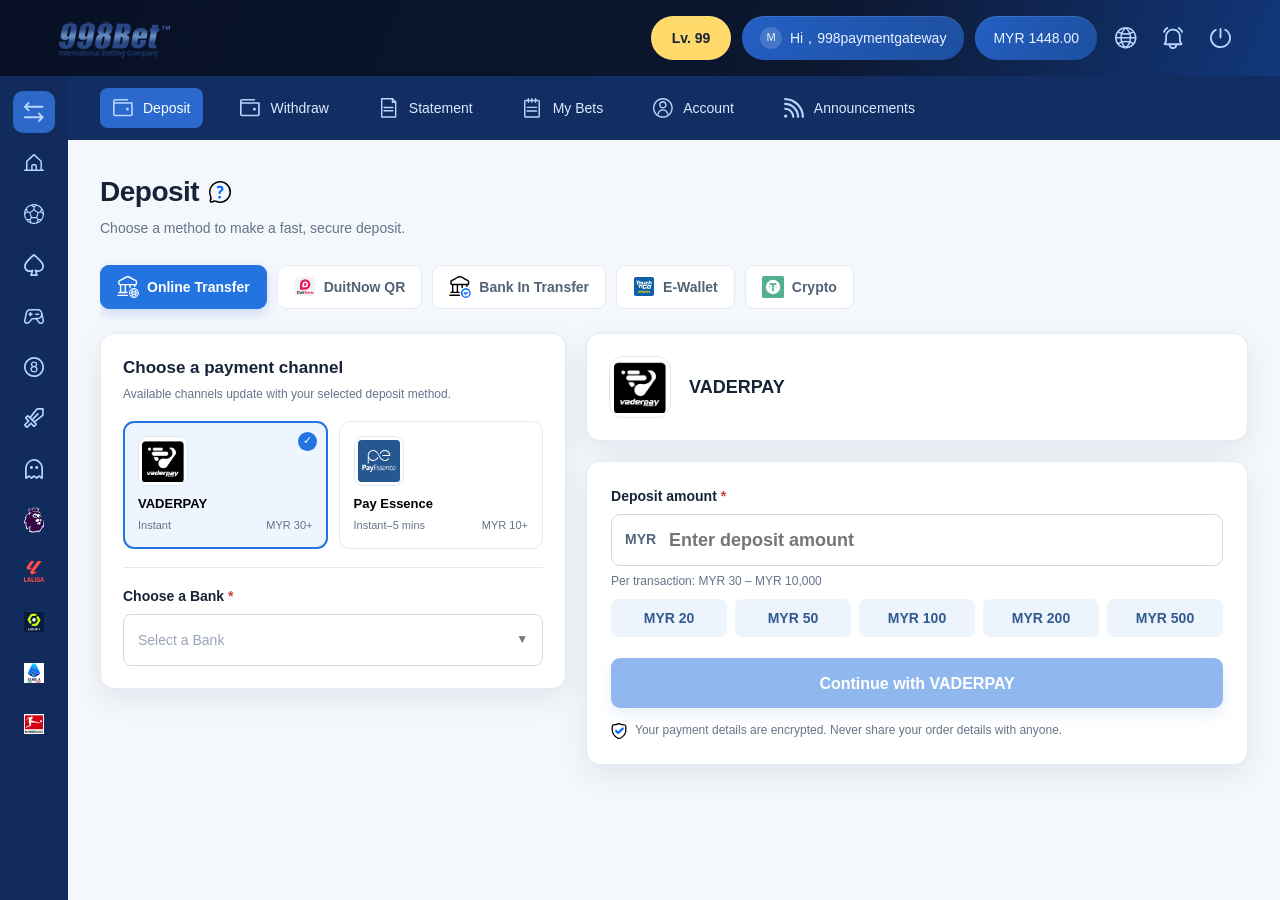
<file: index.html>
<head>
    <meta charset="UTF-8">
    <meta name="viewport" content="width=device-width, initial-scale=1.0">
    <title>998Bet · Deposit Centre</title>
    <link rel="stylesheet" href="css/styles.css">
    <link rel="stylesheet" href="css/asset-styles.css">
    <link rel="stylesheet" href="css/bank-styles.css">
</head>

<body>
    <div class="app-shell">
        <header class="topbar">
            <a class="brand" href="#" aria-label="998Bet home"><img src="assets/menu-icon/logo-998bet.png" /></a>
            <div class="topbar-actions">
                <button class="level-chip">Lv. 99</button>
                <button class="account-chip"><span class="avatar">M</span><span>Hi，998paymentgateway</span></button>
                <button class="balance-chip">MYR 1448.00</button>
                <button class="icon-button" aria-label="Change language"><img src="assets/menu-icon/language.svg" /></button>
                <button class="icon-button" aria-label="Notifications"><img src="assets/menu-icon/notification.svg" /></button>
                <button class="icon-button" aria-label="Notifications"><img src="assets/menu-icon/logout.svg" /></button>
            </div>
        </header>

        <main class="workspace">
            <aside class="side-nav" aria-label="Main navigation">
                <button class="nav-icon active" title="Wallet"><img src="assets/menu-icon/menu.svg" /></button>
                <button class="nav-icon" title="Home"><img src="assets/menu-icon/home.svg" /></button>
                <button class="nav-icon" title="Sports"><img src="assets/menu-icon/sports.svg" /></button>
                <button class="nav-icon" title="Live Casino"><img src="assets/menu-icon/live casino.svg" /></button>
                <button class="nav-icon" title="Games"><img src="assets/menu-icon/slots.svg" /></button>
                <button class="nav-icon" title="Lottery"><img src="assets/menu-icon/lottery.svg" /></button>
                <button class="nav-icon" title="Battle"><img src="assets/menu-icon/battle.svg" /></button>
                <button class="nav-icon" title="P2P"><img src="assets/menu-icon/p2p.svg" /></button>
                <button class="nav-icon" title="ESPN"><img src="assets/menu-icon/ESPN.svg" /></button>
                <button class="nav-icon" title="LALIGA"><img src="assets/menu-icon/laliga.svg" /></button>
                <button class="nav-icon" title="LIGUE 1"><img src="assets/menu-icon/ligue 1.svg" /></button>
                <button class="nav-icon" title="SERIES A"><img src="assets/menu-icon/serieA.svg" /></button>
                <button class="nav-icon" title="BUNDESLIGA"><img src="assets/menu-icon/bundesliga.svg" /></button>
            </aside>
            <section class="main-panel">
                <nav class="quick-nav">
                    <a class="active" href="#"><img src="assets/menu-icon/icon-deposit.svg" />Deposit</a>
                    <a href="#"><img src="assets/menu-icon/icon-withdrawal.svg" />Withdraw</a>
                    <a href="#"><img src="assets/menu-icon/icon-statement.svg" />Statement</a>
                    <a href="#"><img src="assets/menu-icon/icon-mybets.svg" />My Bets</a>
                    <a href="#"><img src="assets/menu-icon/icon-account.svg" />Account</a>
                    <a href="#"><img src="assets/menu-icon/icon-announcement.svg" />Announcements</a>
                </nav>
                <div class="content-container">
                    <section class="page-heading">
                        <div><h1>Deposit</h1><p>Choose a method to make a fast, secure deposit.</p></div>
                    </section>

                    <section class="category-tabs" id="categoryTabs" aria-label="Deposit methods"><button class="category-tab " onclick="setMethod('online')">Online Transfer</button><button class="category-tab " onclick="setMethod('qr')">DuitNow QR</button><button class="category-tab active" onclick="setMethod('bank')">Bank In Transfer</button><button class="category-tab " onclick="setMethod('wallet')">E-Wallet</button><button class="category-tab " onclick="setMethod('crypto')">Crypto</button></section>

                    <section class="deposit-layout">
                        <div class="channel-area card">
                            <div class="section-title"><div><h2 id="channelTitle">Choose a receiving bank</h2><p id="channelSubtitle">Select the bank account you will transfer funds to.</p></div><button class="filter-button hidden" id="filterBtn">⌄ Filter</button></div>
                            <div class="filter-row hidden" id="filterRow"><button class="filter active" data-filter="all">All</button><button class="filter" data-filter="low">Low minimum</button><button class="filter" data-filter="high">High limit</button></div>
                            <div class="channel-grid" id="channelGrid"><div class="bank-selector"><label class="form-label bank-label">Bank options <span class="required">*</span></label><div class="bank-option-tabs"><button class="bank-tile selected" onclick="chooseBank('Maybank')"><img src="assets/maybank.svg" alt="Maybank"><span>Maybank</span></button><button class="bank-tile " onclick="chooseBank('Alliance')"><img src="assets/alliance.svg" alt="Alliance"><span>Alliance</span></button></div><p class="bank-helper">Select the bank you will use for this transfer.</p><div class="bank-card"><h3>Receiving account for this order</h3><div class="account-line"><span>Receiving bank</span><b>Maybank</b></div><div class="fixed-account-field"><span>Bank account name</span><div><b>JH AUTO MOBILE</b><button class="copy-icon" title="Copy Bank account name" aria-label="Copy Bank account name" onclick="copyText('JH AUTO MOBILE')"><img src="assets/copy-icon.svg" alt=""></button></div></div><div class="fixed-account-field"><span>Bank account number</span><div><b>560102718204</b><button class="copy-icon" title="Copy Bank account number" aria-label="Copy Bank account number" onclick="copyText('560102718204')"><img src="assets/copy-icon.svg" alt=""></button></div></div></div></div></div>
                        </div>
                        <div class="form-area">
                            <section class="provider-summary card hidden" id="providerSummary"><div class="large-logo image-logo"><img src="assets/vaderpay.png" alt="VaderPay (C2) logo"></div><div><h2>VaderPay (C2)</h2><p>Crypto · After on-chain confirmation</p></div><div class="summary-list"><span class="summary-pill">Network<strong>TRC20-USDT</strong></span><span class="summary-pill">Per transaction<strong>MYR 5 – MYR 50,000</strong></span><span class="summary-pill">Fee<strong>Network fee</strong></span></div></section>
                            <section class="dynamic-form card" id="dynamicForm"><label class="form-label">Deposit amount <span class="required">*</span></label><div class="amount-wrap"><span class="currency">MYR</span><input id="amount" inputmode="decimal" placeholder="Enter deposit amount" value="" oninput="setAmount(this.value)"></div><div id="amountHelp" class="input-help">Per transaction: MYR 20 – MYR 30,000</div><div class="quick-amounts"><button onclick="quickAmount(20)">MYR 20</button><button onclick="quickAmount(50)">MYR 50</button><button onclick="quickAmount(100)">MYR 100</button><button onclick="quickAmount(200)">MYR 200</button><button onclick="quickAmount(500)">MYR 500</button></div><div class="form-row"><div><label class="form-label">Transfer Type <span class="required">*</span></label><select class="form-control"><option>Internet Banking</option><option>ATM</option><option>CDM</option><option>SMS Banking</option></select></div><div><label class="form-label">Sender account name</label><input class="form-control" placeholder="Enter sender account name"></div></div><label class="form-label">Transfer receipt (optional)</label><div class="upload-box">A receipt may help us process your request faster.<br>JPG, PNG, or PDF · maximum 10MB<br><label>Select file<input type="file" onchange="showToast('Transfer receipt selected')"></label></div><div class="notice" style="margin-top:18px"><b>!</b><span>Please pay only to the account shown on this order. Do not transfer to previous or other accounts.</span></div><button id="submitBtn" class="primary-button" onclick="submitDeposit()" disabled="">Submit transfer request</button><div class="security-copy">▣ <span>Your payment details are encrypted. Never share your order details with anyone.</span></div></section>
                        </div>
                    </section>
                </div>
            </section>
        </main>
    </div>
    <div class="toast" id="toast" role="status"></div>
    <div class="modal-backdrop hidden" id="modalBackdrop"><section class="modal" id="modal"></section></div>
    <script src="app.js"></script>


</body>
</file>
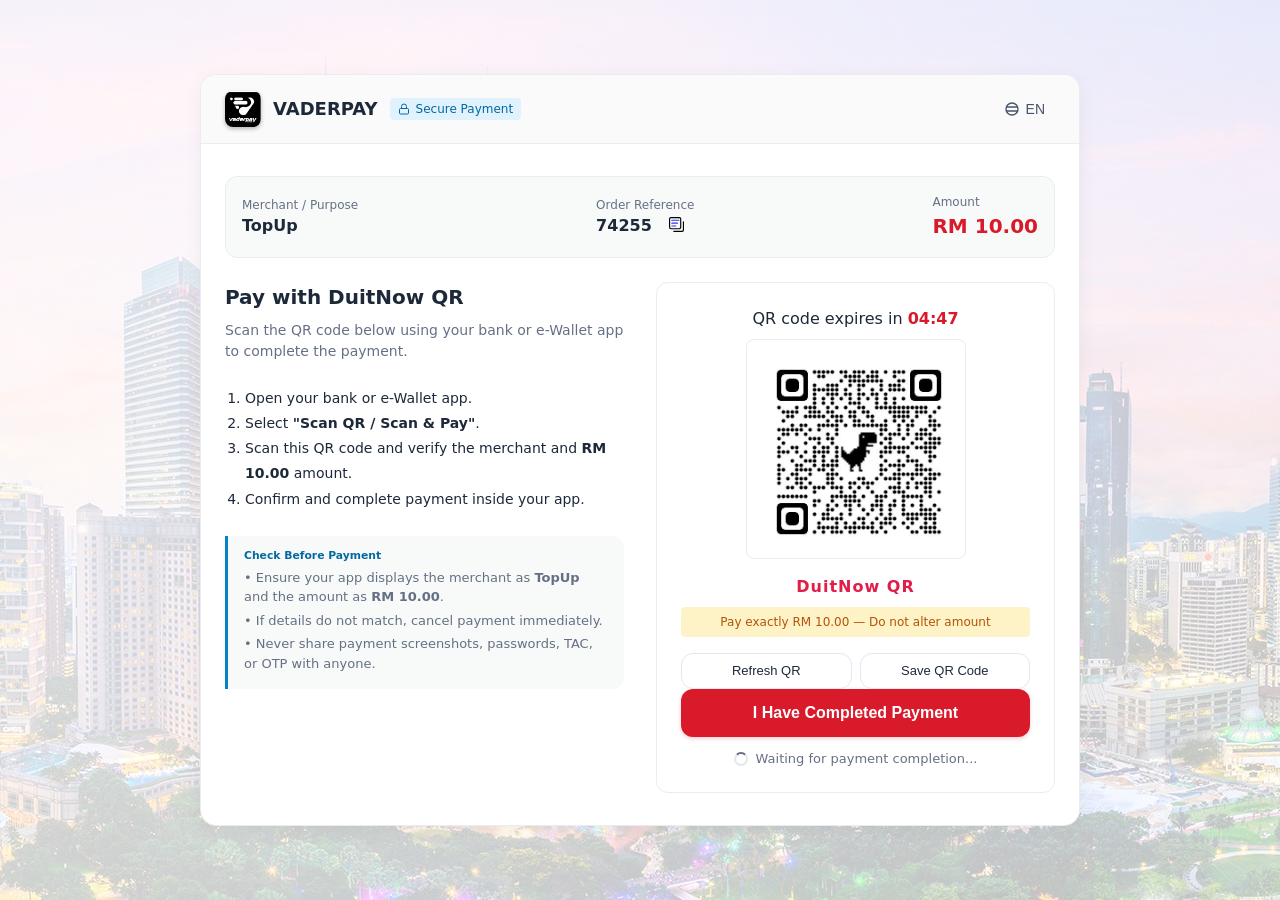
<file: DuitNowQR.html>
﻿<!DOCTYPE html>
<html lang="en">
<head>
    <meta charset="UTF-8">
    <meta name="viewport" content="width=device-width, initial-scale=1.0">
    <title>DuitNow QR Payment Process</title>
    <link rel="stylesheet" href="payment-gateway.css">
</head>
<body>

    <div class="container">
        <!-- Top Security Header -->
        <div class="header-bar">
            <div class="header-left">
                <div class="logo-icon vader-icon"><img src="assets/vaderpay.png" /></div>
                <span class="merchant-logo">VADERPAY</span>
                <span class="security-tag">
                    <svg viewBox="0 0 24 24" fill="none" stroke="currentColor" stroke-width="2">
                        <rect x="3" y="11" width="18" height="11" rx="2" ry="2"></rect>
                        <path d="M7 11V7a5 5 0 0110 0v4"></path>
                    </svg>
                    Secure Payment
                </span>
            </div>
            <div class="header-right">
                <button class="btn-text-action" aria-label="Change Language">
                    <svg width="16" height="16" fill="none" stroke="currentColor" viewBox="0 0 24 24">
                        <path stroke-linecap="round" stroke-linejoin="round" stroke-width="2" d="M21 12a9 9 0 11-18 0 9 9 0 0118 0z" />
                        <path stroke-linecap="round" stroke-linejoin="round" stroke-width="2" d="M3.6 9h16.8M3.6 15h16.8" />
                    </svg>
                    <span>EN</span>
                </button>
            </div>
        </div>

        <!-- PAGE 0B: DuitNow QR Scan & Pay -->
        <div id="page-0b" class="page active">
            <!-- Transaction Summary Header -->
            <div class="summary-banner">
                <div class="summary-item">
                    <div class="label">Merchant / Purpose</div>
                    <div class="value">TopUp</div>
                </div>
                <div class="summary-item">
                    <div class="label">Order Reference</div>
                    <div class="value">74255 <button class="copy-btn" onclick="alert('Copied to clipboard')"><img src="assets/copy-icon.svg" /></button></div>
                </div>
                <div class="summary-item">
                    <div class="label">Amount</div>
                    <div class="value amount-highlight"><span data-payment-amount>RM 10.00</span></div>
                </div>
            </div>

            <div class="layout-two-col">
                <!-- Left Column: Instructions & Security Check -->
                <div class="left-col">
                    <h2 class="page-title">Pay with DuitNow QR</h2>
                    <p class="page-subtitle">Scan the QR code below using your bank or e-Wallet app to complete the payment.</p>

                    <ol class="steps-list">
                        <li>Open your bank or e-Wallet app.</li>
                        <li>Select <strong>"Scan QR / Scan & Pay"</strong>.</li>
                        <li>Scan this QR code and verify the merchant and <strong data-payment-amount>RM 10.00</strong> amount.</li>
                        <li>Confirm and complete payment inside your app.</li>
                    </ol>

                    <div class="security-box">
                        <h5>Check Before Payment</h5>
                        <p>• Ensure your app displays the merchant as <strong>TopUp</strong> and the amount as <strong data-payment-amount>RM 10.00</strong>.</p>
                        <p>• If details do not match, cancel payment immediately.</p>
                        <p>• Never share payment screenshots, passwords, TAC, or OTP with anyone.</p>
                    </div>
                </div>

                <!-- Right Column: QR Code & Controls -->
                <div class="right-col">
                    <div class="qr-card-container">
                        <div class="label" style="margin-bottom: 8px;">QR code expires in <span id="timer" style="color:var(--primary-red); font-weight:600;">04:47</span></div>

                        <div class="qr-wrapper" id="qrWrapper">
                            <div class="qr-code"><img src="assets/QRcode.jpg" /></div>
                            <div class="qr-expired-overlay">
                                <span>QR Code Expired</span>
                            </div>
                        </div>

                        <div class="duitnow-logo-text">DuitNow QR</div>
                        <div class="notice-text">Pay exactly <span data-payment-amount>RM 10.00</span> — Do not alter amount</div>

                        <div class="qr-actions">
                            <button class="btn-secondary" onclick="refreshQR()">Refresh QR</button>
                            <button class="btn-secondary" onclick="alert('QR Code saved to gallery')">Save QR Code</button>
                        </div>

                        <button class="btn-primary" id="mainSubmitBtn" onclick="submitPayment()">I Have Completed Payment</button>

                        <div class="polling-status">
                            <div class="spinner"></div>
                            <span>Waiting for payment completion...</span>
                        </div>
                    </div>
                </div>
            </div>
        </div>

        <!-- PAGE 0C: Pending Confirmation / Receipt -->
        <div id="page-0c" class="page">
            <div class="success-container">

                <div class="success-motion-wrapper">
                    <div class="ripple-ring"></div>
                    <div class="ripple-ring"></div>

                    <div class="success-circle">
                        <svg class="checkmark-svg" viewBox="0 0 52 52">
                            <path d="M14 27 l10 10 l20 -20" />
                        </svg>
                    </div>

                    <div class="confetti-container">
                        <div class="confetti" style="--tw-x: -30px; --tw-y: -30px;"></div>
                        <div class="confetti" style="--tw-x: 35px; --tw-y: -25px;"></div>
                        <div class="confetti" style="--tw-x: -35px; --tw-y: 20px;"></div>
                        <div class="confetti" style="--tw-x: 30px; --tw-y: 30px;"></div>
                        <div class="confetti" style="--tw-x: 0px; --tw-y: -40px;"></div>
                        <div class="confetti" style="--tw-x: 5px; --tw-y: 40px;"></div>
                    </div>
                </div>
                <h2 class="page-title">Your Payment was successful</h2>
                <p class="page-subtitle" style="max-width: 480px; margin: 8px auto 0;">We have received your payment request and are verifying it with the payment channel. Please do not submit duplicate payments.</p>

                <div style="color: var(--warning-amber); font-size: 13px; margin-top: 8px;">
                    Confirmation usually takes a few minutes, up to 10 minutes maximum.
                </div>

                <div class="receipt-card">
                    <div class="receipt-row">
                        <span style="color: var(--text-sub);">Amount</span>
                        <span style="font-weight: 600;" data-payment-amount>RM 10.00</span>
                    </div>
                    <div class="receipt-row">
                        <span style="color: var(--text-sub);">Payment Method</span>
                        <span>DuitNow QR</span>
                    </div>
                    <div class="receipt-row">
                        <span style="color: var(--text-sub);">Order Reference</span>
                        <span>74255</span>
                    </div>
                    <div class="receipt-row">
                        <span style="color: var(--text-sub);">Submission Time</span>
                        <span>2026-08-26 12:21</span>
                    </div>
                </div>

                <div style="max-width: 320px; margin: 0 auto;">
                    <button class="btn-primary" onclick="redirectToMerchant()">Redirect to merchant</button>
                    <div id="redirectTimer" style="font-size: 13px; color: var(--text-sub); margin-top: 8px; font-weight: 500;">
                        Redirecting to merchant site in <span id="redirectCountdown" style="color: var(--primary-red); font-weight: 600;">02:00</span>
                        <button class="btn-secondary" style="width: 100%; margin-top: 8px;" onclick="switchPage('page-0b')">Back to QR Payment</button>
                    </div>
                </div>

                <div style="margin-top: 24px; font-size: 13px; color: var(--text-sub);">
                    <a href="#" style="color: var(--text-sub); margin: 0 8px;">Charged but not received?</a> |
                    <a href="#" style="color: var(--text-sub); margin: 0 8px;">Contact Support</a>
                </div>
            </div>
        </div>
    </div>

    <script>
        // Page switching logic
        function switchPage(pageId) {
            document.querySelectorAll('.page').forEach(page => page.classList.remove('active'));
            document.getElementById(pageId).classList.add('active');
        }

        // Timer countdown logic
        let timeLeft = 287; // 4 minutes 47 seconds
        const timerElem = document.getElementById('timer');
        const qrWrapper = document.getElementById('qrWrapper');
        const mainSubmitBtn = document.getElementById('mainSubmitBtn');

        const amountFromUrl = new URLSearchParams(window.location.search).get('amount');
        const amount = Number(amountFromUrl);

        if (Number.isFinite(amount) && amount > 0) {
            const formattedAmount = `RM ${amount.toFixed(2)}`;

            document.querySelectorAll('[data-payment-amount]').forEach((element) => {
                element.textContent = formattedAmount;
            });
        }

        const countdown = setInterval(() => {
            if (timeLeft <= 0) {
                clearInterval(countdown);
                timerElem.innerText = "00:00";
                qrWrapper.classList.add('expired');
                mainSubmitBtn.innerText = "Generate New QR Code";
                mainSubmitBtn.onclick = refreshQR;
            } else {
                let minutes = Math.floor(timeLeft / 60);
                let seconds = timeLeft % 60;
                timerElem.innerText = `${String(minutes).padStart(2, '0')}:${String(seconds).padStart(2, '0')}`;
                timeLeft--;
            }
        }, 1000);

        // Refresh QR logic
        function refreshQR() {
            if (confirm("Refreshing will invalidate the previous QR code. Are you sure you want to generate a new one?")) {
                qrWrapper.classList.remove('expired');
                timeLeft = 300;
                mainSubmitBtn.innerText = "I Have Completed Payment";
                mainSubmitBtn.onclick = submitPayment;
                alert("QR Code has been refreshed");
            }
        }

        // Manual status check click
        function submitPayment() {
            switchPage('page-0c');
        }

        // Function to handle merchant redirect action
        function redirectToMerchant() {
            alert("Redirecting to merchant site...");
            window.location.href = "https://designerteamkl998.github.io/p_ay_men_t_-gat_e_wa_y/";
            return true;
        }

        let redirectInterval;

        // Start the 2-minute countdown timer when page-0c loads
        function startRedirectTimer() {
            let redirectTimeLeft = 120; // 2 minutes in seconds
            const countdownElem = document.getElementById('redirectCountdown');

            // Reset display on start
            countdownElem.innerText = "02:00";
            clearInterval(redirectInterval);

            redirectInterval = setInterval(() => {
                if (redirectTimeLeft <= 0) {
                    clearInterval(redirectInterval);
                    countdownElem.innerText = "00:00";
                    redirectToMerchant();
                } else {
                    let minutes = Math.floor(redirectTimeLeft / 60);
                    let seconds = redirectTimeLeft % 60;
                    countdownElem.innerText = `${String(minutes).padStart(2, '0')}:${String(seconds).padStart(2, '0')}`;
                    redirectTimeLeft--;
                }
            }, 1000);
        }

        // Update your existing submitPayment function to start the countdown on switch
        function submitPayment() {
            switchPage('page-0c');
            startRedirectTimer();
        }
    </script>
</body>
</html>
</file>
<file: css/styles.css>
:root {
    --navy:#08152f;
    --navy-2:#102958;
    --blue:#2374e1;
    --blue-50:#edf5ff;
    --ink:#172338;
    --muted:#64748b;
    --line:#e4eaf2;
    --surface:#fff;
    --bg:#f4f7fb;
    --success:#14804a;
    --warning:#a76706;
    --danger:#cf3e3e;
    --radius:14px;
    --shadow:0 10px 30px rgba(18,40,75,.08);
}

* {
    box-sizing: border-box;
}

body {
    margin: 0;
    color: var(--ink);
    font: 14px/1.45 Inter,"Microsoft YaHei",Arial,sans-serif;
    background: var(--bg);
}

button, input, select {
    font: inherit;
}

button {
    cursor: pointer;
    border: 0;
}

.app-shell {
    min-height: 100vh;
}

.topbar {
    height: 76px;
    padding: 0 42px;
    display: flex;
    align-items: center;
    justify-content: space-between;
    color: #fff;
    background: linear-gradient(112deg,#071024,#0c1730 64%,#12377b);
    box-shadow: 0 1px 0 rgba(255,255,255,.12);
}

.brand {
    position: relative;
    color: #4d8bf1;
    text-decoration: none;
    font-weight: 900;
    font-size: 30px;
    font-style: italic;
    letter-spacing: -2px;
}

    .brand span {
        color: #77a7ff;
    }

    .brand small {
        display: block;
        position: absolute;
        left: 3px;
        top: 35px;
        white-space: nowrap;
        color: #7693c6;
        font-size: 6px;
        letter-spacing: .6px;
        font-style: normal;
    }

.topbar-actions {
    display: flex;
    align-items: center;
    gap: 11px;
}

.level-chip, .account-chip, .balance-chip {
    height: 44px;
    border-radius: 24px;
    color: #eaf2ff;
    padding: 0 18px;
    background: linear-gradient(120deg,#245fc3,#1c4f9e);
    box-shadow: inset 0 1px rgba(255,255,255,.12);
}

.level-chip {
    min-width: 80px;
    color: #172338;
    font-weight: 800;
    background: #ffda6b;
}

.account-chip {
    display: flex;
    gap: 8px;
    align-items: center;
}

.avatar {
    background: rgba(255,255,255,.16);
    width: 22px;
    height: 22px;
    border-radius: 50%;
    display: grid;
    place-items: center;
    font-size: 11px;
}

.icon-button {
    width: 36px;
    height: 36px;
    border-radius: 50%;
    position: relative;
    font-size: 21px;
    color: #d9e9ff;
    background: transparent;
}

    .icon-button:hover {
        background: rgba(255,255,255,.1);
    }

    .icon-button i {
        position: absolute;
        top: 5px;
        right: 5px;
        width: 6px;
        height: 6px;
        border-radius: 50%;
        background: #ffcf59;
    }

.workspace {
    display: flex;
    min-height: calc(100vh - 76px);
}

.side-nav {
    width: 68px;
    flex: none;
    display: flex;
    gap: 9px;
    align-items: center;
    flex-direction: column;
    padding: 15px 0;
    background: #102b5c;
}

.nav-icon {
    width: 42px;
    height: 42px;
    border-radius: 10px;
    color: #b9d7ff;
    font-size: 22px;
    background: transparent;
}

    .nav-icon:hover, .nav-icon.active {
        color: #fff;
        background: #2b68c7;
    }

.main-panel {
    width: calc(100% - 68px);
}

.quick-nav {
    height: 64px;
    display: flex;
    align-items: center;
    gap: 24px;
    padding: 0 32px;
    color: #dceaff;
    background: #112d61;
}

    .quick-nav a {
        padding: 10px 13px;
        border-radius: 8px;
        color: #dceaff;
        text-decoration: none;
        display: flex;
        align-items: center;
        gap: 10px;
    }

        .quick-nav a img {
            width: 20px;
            height: 20px;
            object-fit: contain;
            flex-shrink: 0;
        }

        .quick-nav a:hover, .quick-nav a.active {
            color: #fff;
            background: #2b69ce;
        }

.content-container {
    max-width: 1260px;
    margin: auto;
    padding: 32px;
}

.page-heading {
    display: flex;
    align-items: center;
    justify-content: space-between;
    margin-bottom: 24px;
}

.eyebrow {
    margin: 0 0 3px;
    color: var(--blue);
    font-weight: 700;
    font-size: 12px;
}

.page-heading h1 {
    margin: 0;
    font-size: 28px;
    letter-spacing: -.5px;
}

.page-heading p:not(.eyebrow) {
    margin: 5px 0 0;
    color: var(--muted);
}

.history-link {
    color: var(--blue);
    font-weight: 700;
    text-decoration: none;
}

    .history-link span {
        font-size: 20px;
        vertical-align: -1px;
    }

.category-tabs {
    display: flex;
    gap: 10px;
    overflow: auto;
    padding: 3px 0 12px;
    margin-bottom: 12px;
}

.category-tab {
    white-space: nowrap;
    padding: 10px 16px;
    border-radius: 9px;
    color: #526277;
    background: #fff;
    border: 1px solid var(--line);
    font-weight: 650;
}

    .category-tab:hover {
        background: #f6faff;
    }

    .category-tab.active {
        background: var(--blue);
        color: #fff;
        border-color: var(--blue);
        box-shadow: 0 5px 12px rgba(35,116,225,.2);
    }

.deposit-layout {
    display: grid;
    grid-template-columns: minmax(350px,.88fr) minmax(480px,1.25fr);
    gap: 20px;
    align-items: start;
}

.card {
    background: var(--surface);
    border: 1px solid var(--line);
    border-radius: var(--radius);
    box-shadow: var(--shadow);
}

.channel-area {
    padding: 22px;
}

.section-title {
    display: flex;
    justify-content: space-between;
    gap: 8px;
    align-items: flex-start;
}

    .section-title h2 {
        font-size: 17px;
        margin: 0;
    }

    .section-title p {
        margin: 5px 0 18px;
        color: var(--muted);
        font-size: 12px;
    }

.filter-button {
    color: var(--blue);
    background: transparent;
    font-weight: 700;
}

.filter-row {
    display: flex;
    gap: 8px;
    margin: 0 0 16px;
}

.filter {
    padding: 6px 10px;
    border-radius: 18px;
    background: #f1f5fa;
    color: #55657a;
}

    .filter.active {
        background: #ddecff;
        color: #145dbe;
    }

.hidden {
    display: none !important;
}

.channel-grid {
    display: grid;
    grid-template-columns: repeat(2,minmax(0,1fr));
    gap: 11px;
}

.channel-card {
    min-height: 108px;
    text-align: left;
    padding: 14px;
    border: 1px solid var(--line);
    border-radius: 11px;
    background: #fff;
    position: relative;
    transition: .18s;
}

    .channel-card:hover {
        border-color: #8ab6f5;
        transform: translateY(-1px);
    }

    .channel-card.selected {
        border: 2px solid var(--blue);
        background: var(--blue-50);
        padding: 13px;
    }

    .channel-card.disabled {
        opacity: .52;
        background: #f6f7f9;
        cursor: not-allowed;
    }

.check {
    display: none;
    position: absolute;
    right: 9px;
    top: 9px;
    width: 19px;
    height: 19px;
    border-radius: 50%;
    color: #fff;
    background: var(--blue);
    place-items: center;
    font-size: 11px;
}

.selected .check {
    display: grid;
}

.channel-logo {
    width: 50px;
    height: 50px;
    display: grid;
    place-items: center;
    color: #fff;
    background: linear-gradient(145deg,#151b2a,#2d5fa7);
    border-radius: 9px;
    font-size: 12px;
    font-weight: 900;
    letter-spacing: -1px;
}

.channel-name {
    margin-top: 9px;
    font-weight: 800;
    font-size: 13px;
}

.channel-meta {
    display: flex;
    justify-content: space-between;
    gap: 5px;
    color: var(--muted);
    font-size: 11px;
    margin-top: 4px;
}

.tag {
    font-size: 10px;
    padding: 3px 6px;
    border-radius: 4px;
    font-weight: 700;
}

    .tag.featured {
        background: #e2f6e9;
        color: var(--success);
    }

    .tag.maintenance {
        background: #fff0d8;
        color: #a35f00;
    }

.form-area {
    display: grid;
    gap: 20px;
}

.provider-summary {
    padding: 22px;
    display: grid;
    grid-template-columns: auto 1fr auto;
    gap: 18px;
    align-items: center;
}

.large-logo {
    width: 62px;
    height: 62px;
    border-radius: 14px;
    background: linear-gradient(145deg,#102348,#2d74d9);
    display: grid;
    place-items: center;
    color: #fff;
    font-weight: 900;
    font-size: 18px;
}

.provider-summary h2 {
    font-size: 18px;
    margin: 0;
}

.provider-summary p {
    margin: 3px 0 0;
    color: var(--muted);
}

.summary-list {
    display: flex;
    gap: 8px;
    flex-wrap: wrap;
    justify-content: flex-end;
}

.summary-pill {
    padding: 7px 9px;
    border-radius: 7px;
    color: #47576e;
    background: #f0f4f9;
    font-size: 12px;
}

    .summary-pill strong {
        display: block;
        color: var(--ink);
        font-size: 13px;
    }

.dynamic-form {
    padding: 24px;
}

.notice {
    display: flex;
    gap: 10px;
    padding: 12px 14px;
    margin-bottom: 21px;
    border-radius: 9px;
    background: #fff6df;
    color: #835b12;
    font-size: 12px;
}

    .notice b {
        font-size: 15px;
    }

.form-label {
    display: block;
    margin-bottom: 8px;
    font-weight: 750;
}

.required {
    color: var(--danger);
}

.amount-wrap {
    position: relative;
}

.currency {
    position: absolute;
    top: 15px;
    left: 14px;
    color: #53657d;
    font-weight: 800;
}

.amount-wrap input {
    width: 100%;
    height: 52px;
    border: 1px solid #cfd9e6;
    border-radius: 9px;
    padding: 0 16px 0 57px;
    font-size: 18px;
    font-weight: 700;
    color: var(--ink);
    outline: 0;
}

    .amount-wrap input:focus, .form-control:focus {
        border-color: var(--blue);
        box-shadow: 0 0 0 3px rgba(35,116,225,.12);
    }

    .amount-wrap input.error {
        border-color: var(--danger);
    }

.input-help {
    min-height: 20px;
    margin-top: 7px;
    color: var(--muted);
    font-size: 12px;
}

    .input-help.error {
        color: var(--danger);
    }

.quick-amounts {
    display: grid;
    grid-template-columns: repeat(5,1fr);
    gap: 8px;
    margin: 6px 0 21px;
}

    .quick-amounts button {
        height: 38px;
        border-radius: 7px;
        color: #315b91;
        background: #eef4fb;
        font-weight: 700;
    }

        .quick-amounts button:hover {
            background: #dcecff;
        }

.form-row {
    display: grid;
    grid-template-columns: 1fr 1fr;
    gap: 14px;
    margin: 14px 0;
}

.form-control {
    width: 100%;
    height: 46px;
    padding: 0 13px;
    border: 1px solid #cfd9e6;
    border-radius: 8px;
    outline: 0;
    background: #fff;
}

.primary-button {
    width: 100%;
    height: 50px;
    border-radius: 9px;
    color: #fff;
    background: var(--blue);
    font-size: 16px;
    font-weight: 800;
    box-shadow: 0 7px 14px rgba(35,116,225,.2);
}

    .primary-button:disabled {
        opacity: .5;
        cursor: not-allowed;
    }

    .primary-button:not(:disabled):hover {
        background: #1464cc;
    }

.security-copy {
    display: flex;
    align-items: center;
    gap: 7px;
    color: var(--muted);
    font-size: 12px;
    margin-top: 14px;
}

.bank-selection {
    margin-top: 18px;
    padding-top: 18px;
    border-top: 1px solid var(--line);
}

.bank-select-wrap {
    position: relative;
}

.bank-select {
    width: 100%;
    height: 46px;
    padding: 0 38px 0 13px;
    border: 1px solid #cfd9e6;
    border-radius: 8px;
    outline: 0;
    background: #fff;
    color: var(--ink);
    appearance: none;
    -webkit-appearance: none;
    cursor: pointer;
}

.bank-select:focus {
    border-color: var(--blue);
    box-shadow: 0 0 0 3px rgba(35,116,225,.12);
}

.bank-card {
    padding: 16px;
    border-radius: 10px;
    background: #f5f8fc;
    border: 1px solid #e5edf7;
    margin-bottom: 19px;
}

    .bank-card h3 {
        margin: 0 0 12px;
        font-size: 14px;
    }

.account-line {
    display: flex;
    align-items: center;
    justify-content: space-between;
    padding: 8px 0;
    border-top: 1px solid #e0e8f1;
}

    .account-line span {
        color: var(--muted);
    }

.copy-button {
    border-radius: 6px;
    padding: 5px 8px;
    background: #e2efff;
    color: #1763c4;
    font-weight: 700;
}

.stepper {
    display: flex;
    gap: 4px;
    margin-bottom: 22px;
}

.step {
    flex: 1;
    position: relative;
    color: #718096;
    font-size: 11px;
    text-align: center;
}

    .step::before {
        content: attr(data-step);
        display: grid;
        place-items: center;
        margin: 0 auto 5px;
        width: 23px;
        height: 23px;
        border-radius: 50%;
        background: #e8edf4;
        color: #64748b;
        font-weight: 800;
    }

    .step.active {
        color: var(--blue);
        font-weight: 700;
    }

        .step.active::before {
            background: var(--blue);
            color: #fff;
        }

.upload-box {
    border: 1px dashed #aac3e7;
    background: #f8fbff;
    border-radius: 9px;
    padding: 15px;
    text-align: center;
    color: #557196;
    font-size: 12px;
}

    .upload-box input {
        display: none;
    }

    .upload-box label {
        display: inline-block;
        padding: 7px 10px;
        border-radius: 6px;
        background: #e7f1ff;
        color: #1464cc;
        font-weight: 700;
        cursor: pointer;
        margin-top: 7px;
    }

.crypto-info {
    display: grid;
    grid-template-columns: 1fr 1fr;
    gap: 9px;
    padding: 14px;
    border-radius: 9px;
    background: #f6f9fd;
    color: #526277;
    font-size: 12px;
    margin: 17px 0;
}

    .crypto-info strong {
        display: block;
        color: var(--ink);
        font-size: 14px;
        margin-top: 2px;
    }

.help-grid {
    display: grid;
    grid-template-columns: repeat(3,1fr);
    gap: 14px;
    margin-top: 24px;
}

.help-card {
    display: flex;
    gap: 11px;
    align-items: center;
    padding: 14px;
    border-radius: 11px;
    background: #fff;
    border: 1px solid var(--line);
}

    .help-card p {
        margin: 2px 0 0;
        color: var(--muted);
        font-size: 12px;
    }

.help-icon {
    width: 33px;
    height: 33px;
    flex: none;
    display: grid;
    place-items: center;
    border-radius: 50%;
    font-weight: 900;
}

    .help-icon.success {
        color: #138a4e;
        background: #dcf5e6;
    }

    .help-icon.warning {
        color: #aa6c00;
        background: #fff0d7;
    }

    .help-icon.blue {
        color: #1766cb;
        background: #e3f0ff;
    }

.toast {
    position: fixed;
    z-index: 10;
    bottom: 24px;
    left: 50%;
    transform: translate(-50%,20px);
    opacity: 0;
    padding: 11px 16px;
    border-radius: 8px;
    color: #fff;
    background: #172338;
    box-shadow: var(--shadow);
    pointer-events: none;
    transition: .22s;
}

    .toast.show {
        opacity: 1;
        transform: translate(-50%,0);
    }

.modal-backdrop {
    position: fixed;
    z-index: 20;
    inset: 0;
    display: grid;
    place-items: center;
    padding: 20px;
    background: rgba(4,14,31,.56);
}

.modal {
    width: min(520px,100%);
    padding: 30px;
    border-radius: 16px;
    background: #fff;
    box-shadow: 0 22px 70px rgba(0,0,0,.35);
}

    .modal h2 {
        margin: 0 0 5px;
    }

    .modal > p {
        margin: 0 0 20px;
        color: var(--muted);
    }

.qr {
    margin: 23px auto;
    width: 176px;
    height: 176px;
    background: repeating-linear-gradient(90deg,#14233e 0 8px,#fff 8px 13px,#14233e 13px 17px),repeating-linear-gradient(#14233e 0 7px,#fff 7px 12px);
    border: 10px solid #fff;
    box-shadow: 0 0 0 1px var(--line);
}

.payment-detail {
    display: flex;
    justify-content: space-between;
    padding: 10px 0;
    border-top: 1px solid var(--line);
}

.countdown {
    color: #bd6414;
    font-weight: 800;
}

.modal-actions {
    display: flex;
    gap: 10px;
    margin-top: 20px;
}

.secondary-button {
    height: 48px;
    padding: 0 16px;
    border-radius: 9px;
    background: #edf3fb;
    color: #26578e;
    font-weight: 700;
}

.modal-actions .primary-button {
    flex: 1;
}

.network {
    margin: 14px 0;
    padding: 11px;
    border-radius: 8px;
    color: #9c2c2c;
    background: #fff0ef;
    font-size: 12px;
    font-weight: 700;
}

@media(max-width:920px) {
    .deposit-layout {
        grid-template-columns: 1fr;
    }

    .provider-summary {
        grid-template-columns: auto 1fr;
    }

    .summary-list {
        grid-column: 1/-1;
        justify-content: flex-start;
    }

    .topbar {
        padding: 0 20px;
    }

    .side-nav {
        display: none;
    }

    .main-panel {
        width: 100%;
    }

    .quick-nav {
        padding: 0 16px;
        overflow: auto;
    }

    .content-container {
        padding: 24px 18px;
    }
}

@media(max-width:620px) {
    .topbar {
        height: 65px;
    }

    .brand {
        font-size: 25px;
    }

    .topbar-actions {
        gap: 4px;
    }

    .account-chip {
        width: 38px;
        padding: 0;
        justify-content: center;
    }

        .account-chip > span:last-child, .level-chip, .balance-chip {
            display: none;
        }

    .workspace {
        min-height: calc(100vh - 65px);
    }

    .quick-nav {
        height: 55px;
    }

        .quick-nav a {
            padding: 8px 10px;
            font-size: 12px;
        }

    .page-heading {
        align-items: flex-end;
    }

        .page-heading h1 {
            font-size: 24px;
        }

        .page-heading p:not(.eyebrow) {
            display: none;
        }

    .channel-grid {
        grid-template-columns: 1fr 1fr;
    }

    .provider-summary {
        padding: 17px;
    }

    .dynamic-form, .channel-area {
        padding: 17px;
    }

    .quick-amounts {
        grid-template-columns: repeat(3,1fr);
    }

    .form-row, .crypto-info {
        grid-template-columns: 1fr;
    }

    .help-grid {
        grid-template-columns: 1fr;
    }

    .history-link {
        font-size: 12px;
    }

    .category-tabs {
        margin-right: -18px;
    }

    .category-tab {
        padding: 9px 12px;
    }

    .section-title p {
        max-width: 220px;
    }

    .modal {
        padding: 22px;
    }
}


.category-tab{
    display:flex;
    align-items:center;
    justify-content:center;
    gap:8px;
}

.category-tab-icon{
    width:22px;
    height:22px;
    object-fit:contain;
    flex-shrink:0;
}

.category-tab.active .category-tab-icon{
    filter:none;
}

.category-tab.active:nth-child(1) .category-tab-icon,
.category-tab.active:nth-child(3) .category-tab-icon{
    filter:brightness(0) invert(1);
}
/* E-Wallet: 4 payment channels per page with left/right paging */
.ewallet-channel-page{
    width:100%;
    display:flex;
    align-items:stretch;
    gap:8px;
}
.ewallet-channel-page-grid{
    flex:1;
    min-width:0;
    display:grid;
    grid-template-columns:repeat(4,minmax(0,1fr));
    gap:12px;
}
.ewallet-channel-page-grid .channel-card{
    width:100%;
    min-width:0;
}
.ewallet-page-arrow{
    width:34px;
    min-width:34px;
    border:1px solid #b7d6ff;
    border-radius:8px;
    background:#e7f1fd;
    color:#1a4687;
    font-size:25px;
    line-height:1;
    cursor:pointer;
    display:flex;
    align-items:center;
    justify-content:center;
}
.ewallet-page-arrow:hover:not(:disabled){
    background:#d4e7fb;
}
.ewallet-page-arrow:disabled{
    opacity:.35;
    cursor:default;
}
@media(max-width:900px){
    .ewallet-channel-page-grid{
        grid-template-columns:repeat(2,minmax(0,1fr));
    }
}

/* E-Wallet: 2 x 2 channel cards with dot pagination */
.ewallet-channel-page{
    width:100%;
}
.ewallet-channel-page-grid{
    width:100%;
    display:grid;
    grid-template-columns:repeat(2,minmax(0,1fr));
    gap:12px;
}
.ewallet-channel-page-grid .channel-card{
    width:100%;
    min-width:0;
}
.ewallet-page-dots{
    display:flex;
    justify-content:center;
    align-items:center;
    gap:9px;
    margin-top:14px;
}
.ewallet-page-dot{
    width:10px;
    height:10px;
    padding:0;
    border:0;
    border-radius:50%;
    background:#cbd6e4;
    cursor:pointer;
}
.ewallet-page-dot.active{
    background:#2f73dc;
    transform:scale(1.1);
}
@media(max-width:560px){
    .ewallet-channel-page-grid{
        grid-template-columns:1fr;
    }
}

/* FINAL: E-Wallet cards use the exact same card sizing as other channels */
#channelGrid .ewallet-channel-page-grid .channel-card{
    min-height:108px;
    height:108px;
    padding:14px;
    box-sizing:border-box;
}
#channelGrid .ewallet-channel-page-grid .channel-card.selected{
    min-height:108px;
    height:108px;
    padding:13px;
}
#channelGrid .ewallet-channel-page-grid{
    grid-template-columns:repeat(2,minmax(0,1fr));
    gap:11px;
}
#channelGrid .ewallet-channel-page{
    width:100%;
}
#channelGrid .ewallet-page-dots{
    margin-top:12px;
    padding:0;
}

/* FIX: E-Wallet pagination must span the full channel-grid width */
#channelGrid .ewallet-channel-page{
    grid-column:1 / -1;
    width:100%;
    min-width:0;
    box-sizing:border-box;
}

#channelGrid .ewallet-channel-page-grid{
    width:100%;
    min-width:0;
    display:grid;
    grid-template-columns:repeat(2,minmax(0,1fr));
    gap:11px;
    box-sizing:border-box;
}

#channelGrid .ewallet-channel-page-grid .channel-card{
    width:100%;
    min-width:0;
    min-height:108px;
    height:108px;
    box-sizing:border-box;
}

#channelGrid .ewallet-page-dots{
    width:100%;
    display:flex;
    justify-content:center;
    align-items:center;
    gap:9px;
    margin-top:12px;
    box-sizing:border-box;
}

/* FINAL CLEAN E-WALLET LAYOUT
   Use the same .channel-card dimensions as every other flow.
   Only the grid changes to 2 x 2 and page dots span both columns. */
#channelGrid.ewallet-paged{
    display:grid;
    grid-template-columns:repeat(2,minmax(0,1fr));
    gap:11px;
    width:100%;
    min-width:0;
    box-sizing:border-box;
    align-items:start;
}

#channelGrid.ewallet-paged > .channel-card{
    width:100%;
    min-width:0;
    min-height:108px;
    height:108px;
    box-sizing:border-box;
    margin:0;
}

#channelGrid.ewallet-paged > .channel-card.selected{
    min-height:108px;
    height:108px;
    padding:13px;
    box-sizing:border-box;
}

#channelGrid.ewallet-paged > .ewallet-page-dots{
    grid-column:1 / -1;
    width:100%;
    height:16px;
    display:flex;
    justify-content:center;
    align-items:center;
    gap:9px;
    margin:1px 0 0;
    padding:0;
    box-sizing:border-box;
}

#channelGrid.ewallet-paged .ewallet-page-dot{
    width:9px;
    height:9px;
    min-width:9px;
    padding:0;
    border:0;
    border-radius:50%;
    background:#cbd6e4;
    box-shadow:none;
    cursor:pointer;
}

#channelGrid.ewallet-paged .ewallet-page-dot.active{
    background:#2f73dc;
    transform:scale(1.15);
}

@media(max-width:560px){
    #channelGrid.ewallet-paged{
        grid-template-columns:repeat(2,minmax(0,1fr));
    }
}

/* E-Wallet card sizing: use the exact same sizing as normal .channel-card */
#channelGrid.ewallet-paged > .channel-card{
    width:100%;
    min-width:0;
    min-height:108px;
    height:auto;
    padding:14px;
    box-sizing:border-box;
    margin:0;
    align-self:stretch;
}

#channelGrid.ewallet-paged > .channel-card.selected{
    min-height:108px;
    height:auto;
    padding:13px;
    box-sizing:border-box;
}

/* E-Wallet desktop drag / mobile swipe */
#channelGrid.ewallet-paged{
    touch-action:pan-y;
    user-select:none;
    cursor:grab;
}
#channelGrid.ewallet-paged:active{
    cursor:grabbing;
}
#channelGrid.ewallet-paged .channel-card{
    -webkit-user-drag:none;
}
</file>
<file: css/asset-styles.css>
.channel-logo.image-logo,
.large-logo.image-logo {
  background: #fff;
  border: 1px solid #e3e9f1;
  overflow: hidden;
}

.channel-logo.image-logo img,
.large-logo.image-logo img {
  display: block;
  width: 100%;
  height: 100%;
  object-fit: contain;
  padding: 3px;
}

.large-logo.image-logo img { padding: 4px; }

.crypto-network-card {
  min-height: 84px;
  display: flex;
  align-items: center;
  gap: 12px;
  position: relative;
  padding: 13px;
  border: 1px solid #dbe4ef;
  border-radius: 11px;
  background: #fff;
  color: #172338;
  text-align: left;
}

.crypto-network-card:hover { border-color: #8ab6f5; }
.crypto-network-card.selected { border: 2px solid #2374e1; background: #edf5ff; padding: 12px; }
.crypto-network-card .check { display: none; position: absolute; right: 9px; top: 9px; }
.crypto-network-card.selected .check { display: grid; }
.crypto-network-symbol { display: grid; place-items: center; width: 38px; height: 38px; border-radius: 50%; background: #56ae91; color: #fff; font-size: 23px; font-weight: 800; }
.crypto-network-card b,.crypto-network-card small { display: block; }
.crypto-network-card small { margin-top: 3px; color: #64748b; font-size: 11px; }
.crypto-selection { display: flex; gap: 10px; align-items: center; flex-wrap: wrap; margin-bottom: 16px; color: #64748b; font-size: 12px; }
.crypto-selection b { padding: 6px 9px; border-radius: 6px; background: #eef4fb; color: #1c5dad; }


.accepts-payment {
  grid-column: 1 / -1;
  margin-top: 8px;
  padding: 20px 16px 4px;
  border-top: 1px solid #dbe4ef;
}
.accepts-payment-title {
  margin-bottom: 14px;
  color: #172338;
  font-size: 14px;
  font-weight: 700;
}
.accepts-payment-icons {
  display: flex;
  align-items: center;
  gap: 14px;
  flex-wrap: wrap;
}
.accepts-payment-item {
  width: 36px;
  height: 36px;
  display: grid;
  place-items: center;
  border-radius: 7px;
  overflow: hidden;
}
.accepts-payment-item img {
  display: block;
  width: 36px;
  height: 36px;
  object-fit: contain;
}
@media(max-width:620px) {
  .accepts-payment { padding-left: 0; padding-right: 0; }
  .accepts-payment-icons { gap: 10px; }
}


.provider-method {
    display: flex;
    align-items: center;
    gap: 8px;
    min-height: 28px;
}

.duitnow-summary-icon {
    width: 28px;
    height: 28px;
    object-fit: contain;
    flex-shrink: 0;
}

.provider-summary-info {
    display: flex;
    flex-direction: column;
    justify-content: center;
}


.bank-select-wrap{
    position:relative;
}

.bank-select-custom{
    width:100%;
    display:flex;
    align-items:center;
    gap:12px;
    padding:12px 14px;
    background:#fff;
    border:1px solid #d9dce3;
    border-radius:8px;
    cursor:pointer;
    text-align:left;
}

.bank-select-custom img{
    width:28px;
    height:28px;
    object-fit:contain;
    flex-shrink:0;
}

.bank-select-custom > span:not(.bank-arrow){
    flex:1;
}

.bank-arrow{
    margin-left:auto;
    font-size:12px;
    color:#777;
}

.bank-dropdown{
    display:none;
    position:absolute;
    left:0;
    right:0;
    bottom:calc(100% + 6px);
    top:auto;
    z-index:1000;
    background:#fff;
    border:1px solid #d9dce3;
    border-radius:8px;
    box-shadow:0 8px 20px rgba(0,0,0,.08);
    max-height:300px;
    overflow-y:auto;
}

.bank-dropdown.show{
    display:block;
}

.bank-dropdown-item{
    width:100%;
    display:flex;
    align-items:center;
    gap:12px;
    padding:10px 14px;
    border:0;
    background:#fff;
    cursor:pointer;
    text-align:left;
}

.bank-dropdown-item:hover{
    background:#f5f6f8;
}

.bank-dropdown-item img{
    width:28px;
    height:28px;
    object-fit:contain;
}

.payment-source-option{
  appearance:none;
  -webkit-appearance:none;
  border:0;
  background:transparent;
  padding:0;
  margin:0;
  cursor:pointer;
}

.payment-source-option.selected{
  outline:2px solid #2374e1;
  outline-offset:3px;
  background:#edf5ff;
}

.payment-source-option:focus-visible{
  outline:2px solid #2374e1;
  outline-offset:3px;
}

.crypto-summary-icon{
    width:24px;
    height:24px;
    object-fit:contain;
    vertical-align:middle;
    margin-right:8px;
}

.security-copy {
    display: flex;
    align-items: center;
    gap: 8px;
}

.security-copy img {
    width: 16px;
    height: 16px;
    object-fit: contain;
    flex-shrink: 0;
}
</file>
<file: css/bank-styles.css>
.bank-selector { position: relative; grid-column: 1 / -1; width: 100%; }
.bank-label { margin-top: 0; }
.bank-option-tabs { display: flex; align-items: stretch; width: 100%; min-height: 82px; padding: 8px 12px; border-radius: 8px; background: #f1f3f6; }
.bank-tile { min-width: 112px; display: flex; flex-direction: column; align-items: center; justify-content: center; gap: 4px; color: #53657d; background: transparent; border-right: 1px solid #cbd3df; font-size: 12px; font-weight: 700; text-transform: uppercase; }
.bank-tile:last-child { border-right: 0; }
.bank-tile.selected { color: #e86f21; }
.bank-tile img { display: block; width: 38px; height: 38px; object-fit: contain; }
.bank-helper { margin: 10px 0 0; color: #64748b; font-size: 12px; }
.bank-selector .bank-card { margin: 18px 0 0; }
.static-select, .bank-select-button { width: 100%; min-height: 46px; border: 1px solid #cfd9e6; border-radius: 8px; background: #fff; color: #172338; padding: 0 13px; display: flex; align-items: center; justify-content: space-between; text-align: left; }
.static-select { color: #526277; background: #f8fafc; }
.bank-select-button:hover { border-color: #2374e1; }
.bank-dropdown {
    display: none;
    position: absolute;
    z-index: 1000;
    left: 0;
    right: 0;
    bottom: calc(100% + 6px);
    top: auto;
    padding: 8px;
    background: #fff;
    border: 1px solid #aebfd5;
    border-radius: 8px;
    box-shadow: 0 13px 25px rgba(18,40,75,.16);
    max-height: 300px;
    overflow-y: auto;
}

.bank-dropdown.show {
    display: block;
}

.bank-select-wrap {
    position: relative;
}

.bank-select-custom {
    width: 100%;
    min-height: 52px;
    display: flex;
    align-items: center;
    gap: 12px;
    padding: 0 14px;
    border: 1px solid #cfd9e6;
    border-radius: 8px;
    background: #fff;
    color: #172338;
    cursor: pointer;
    text-align: left;
}

.bank-select-custom img {
    width: 28px;
    height: 28px;
    object-fit: contain;
    flex-shrink: 0;
}

.bank-select-custom > span:not(.bank-arrow) {
    flex: 1;
}

.bank-placeholder {
    color: #9aa5b5;
}

.bank-arrow {
    margin-left: auto;
    font-size: 12px;
    color: #777;
}

.bank-dropdown-item {
    width: 100%;
    display: flex;
    align-items: center;
    gap: 12px;
    padding: 10px 12px;
    border: 0;
    border-radius: 6px;
    background: #fff;
    color: #172338;
    cursor: pointer;
    text-align: left;
}

.bank-dropdown-item:hover {
    background: #eaf3ff;
}

.bank-dropdown-item img {
    width: 28px;
    height: 28px;
    object-fit: contain;
    flex-shrink: 0;
}
.bank-search { width: 100%; height: 39px; padding: 0 10px; border: 1px solid #cfd9e6; border-radius: 6px; outline: 0; }
.bank-search:focus { border-color: #2374e1; box-shadow: 0 0 0 3px rgba(35,116,225,.12); }
.bank-options { max-height: 190px; overflow-y: auto; margin-top: 7px; }
.bank-option { width: 100%; padding: 10px; background: #fff; color: #172338; text-align: left; border-radius: 5px; }
.bank-option:hover, .bank-option.selected { background: #eaf3ff; color: #1264c7; }
.bank-empty { margin: 12px 8px; color: #64748b; }
.copy-icon { display: inline-grid; place-items: center; width: 26px; height: 26px; margin-left: 6px; padding: 4px; border-radius: 6px; background: transparent; vertical-align: middle; }
.copy-icon:hover { background: #e2efff; }
.copy-icon img { display: block; width: 18px; height: 18px; }
.fixed-account-field { display: grid; grid-template-columns: 150px 1fr; align-items: center; gap: 14px; padding: 10px 0; border-top: 1px solid #e0e8f1; }
.fixed-account-field > span { color: #64748b; }
.fixed-account-field > div { min-height: 40px; padding: 0 7px 0 12px; display: flex; align-items: center; justify-content: space-between; border: 1px solid #b7ccec; border-radius: 7px; color: #172338; background: #edf1f6; }
@media (max-width:620px) { .bank-tile { min-width: 50%; }.fixed-account-field { grid-template-columns: 1fr; gap: 5px; } }


.summary-bank-icon{
    width:28px;
    height:28px;
    object-fit:contain;
    flex-shrink:0;
}
</file>
<file: payment-gateway.css>
/* Combined payment gateway stylesheet. Link this file from your HTML. */

/* ==========================================
        1. CSS Variables & Reset
        ========================================== */
:root {
    --pb-red: #D91A2A;
    --pb-red-hover: #B81221;
    --pb-red-light: #FDF2F3;
    --pb-navy: #0F172A;
    --pb-dark-blue: #1E293B;
    --pb-slate-gray: #475569;
    --pb-light-slate: #64748B;
    --pb-bg-gray: #F8FAFC;
    --pb-border-gray: #E2E8F0;
    --pb-card-bg: #FFFFFF;
    --pb-soft-blue-bg: #F0F4F9;
    --state-success: #10B981;
    --state-success-bg: #ECFDF5;
    --state-warning: #F59E0B;
    --state-warning-bg: #FFFBEB;
    --state-error: #EF4444;
    --state-error-bg: #FEF2F2;
    --state-info: #3B82F6;
    --state-info-bg: #EFF6FF;
    --radius-sm: 8px;
    --radius-md: 12px;
    --radius-lg: 16px;
    --radius-xl: 20px;
    --shadow-sm: 0 1px 3px rgba(15, 23, 42, 0.05);
    --shadow-md: 0 4px 12px -2px rgba(15, 23, 42, 0.08);
    --shadow-lg: 0 20px 25px -5px rgba(15, 23, 42, 0.1), 0 8px 10px -6px rgba(15, 23, 42, 0.05);
    --font-family: 'Inter', system-ui, -apple-system, sans-serif;
    --success-green: #22C55E;
}

* {
    box-sizing: border-box;
    margin: 0;
    padding: 0;
}

body {
    font-family: var(--font-family);
    color: var(--pb-dark-blue);
    line-height: 1.5;
    -webkit-font-smoothing: antialiased;
    min-height: 100vh;
    display: flex;
    flex-direction: column;
    /* Stack a 75% - 85% dark overlay ON TOP of the background image */
    background: linear-gradient(145deg, rgb(255 255 255 / 88%) 0%, rgb(255 255 255 / 75%) 100%), url(assets/image-view.jpg) center / cover no-repeat;
}

/* ==========================================
        2. Control Panel (Demo & Switcher)
        ========================================== */
.demo-bar {
    background: #0F172A;
    color: #FFF;
    padding: 10px 20px;
    display: flex;
    align-items: center;
    justify-content: space-between;
    font-size: 13px;
    z-index: 9999;
    border-bottom: 1px solid rgba(255, 255, 255, 0.1);
}

    .demo-bar .tags {
        display: flex;
        gap: 8px;
    }

.demo-btn {
    background: rgba(255, 255, 255, 0.15);
    border: 1px solid rgba(255, 255, 255, 0.2);
    color: #fff;
    padding: 4px 12px;
    border-radius: 4px;
    cursor: pointer;
    font-size: 12px;
    transition: all 0.2s;
}

    .demo-btn:hover, .demo-btn.active {
        background: var(--pb-red);
        border-color: var(--pb-red);
    }

/* ==========================================
        3. Layout & Page Wrapper
        ========================================== */
.viewport-wrapper {
    flex: 1;
    display: flex;
    align-items: center;
    justify-content: center;
    padding: 24px 16px;
}

.main-app-container {
    width: 100%;
    max-width: 1280px;
    min-height: 780px;
    background: var(--pb-card-bg);
    border-radius: var(--radius-xl);
    border: 1px solid var(--pb-border-gray);
    box-shadow: var(--shadow-lg);
    display: flex;
    flex-direction: column;
    overflow: hidden;
    position: relative;
}

.secure-header {
    height: 72px;
    padding: 0 32px;
    display: flex;
    align-items: center;
    justify-content: space-between;
    border-bottom: 1px solid var(--pb-border-gray);
    background: #FFFFFF;
}

.brand-logo {
    display: flex;
    align-items: center;
    gap: 12px;
}

.logo-icon img {
    width: 36px;
    height: 36px;
    border-radius: 8px;
    display: flex;
    align-items: center;
    justify-content: center;
    box-shadow: 0 2px 4px rgb(32 30 30 / 30%);
}

.header-bank-logo {
    height: 36px;
    width: auto;
    max-width: 160px;
    object-fit: contain;
}

.logo-text {
    font-size: 18px;
    font-weight: 700;
    color: var(--pb-navy);
    letter-spacing: -0.3px;
}

.header-security-badge {
    display: flex;
    align-items: center;
    gap: 6px;
    font-size: 13px;
    color: var(--state-success);
    background: var(--state-success-bg);
    padding: 6px 14px;
    border-radius: 20px;
    font-weight: 500;
}

.header-actions {
    display: flex;
    align-items: center;
    gap: 16px;
}

.btn-text-action {
    background: none;
    border: none;
    color: var(--pb-slate-gray);
    font-size: 14px;
    font-weight: 500;
    cursor: pointer;
    display: flex;
    align-items: center;
    gap: 6px;
    padding: 6px 10px;
    border-radius: var(--radius-sm);
}

    .btn-text-action:hover {
        background: var(--pb-bg-gray);
        color: var(--pb-navy);
    }

.content-body {
    flex: 1;
    display: flex;
}

.brand-panel {
    width: 44%;
    /* Stack a 75% - 85% dark overlay ON TOP of the background image */
    background: linear-gradient(145deg, rgb(42 42 42 / 88%) 0%, rgb(0 0 0 / 75%) 100%), url(assets/image-view.jpg) center / cover no-repeat;
    color: #FFFFFF;
    padding: 48px;
    display: flex;
    flex-direction: column;
    justify-content: space-between;
    position: relative;
    overflow: hidden;
}

    .brand-panel::before {
        content: '';
        position: absolute;
        top: -100px;
        right: -100px;
        width: 400px;
        height: 400px;
        background: radial-gradient(circle, rgba(217, 26, 42, 0.15) 0%, rgba(0,0,0,0) 70%);
        pointer-events: none;
    }

.brand-content {
    position: relative;
    z-index: 1;
}

.brand-tag {
    display: inline-flex;
    align-items: center;
    gap: 6px;
    background: rgba(255, 255, 255, 0.1);
    border: 1px solid rgba(255, 255, 255, 0.15);
    padding: 4px 12px;
    border-radius: 20px;
    font-size: 12px;
    color: #94A3B8;
    margin-bottom: 24px;
}

.brand-heading {
    font-size: 26px;
    font-weight: 700;
    line-height: 1.3;
    margin-bottom: 12px;
    color: #F8FAFC;
}

.brand-subheading {
    font-size: 14px;
    color: #94A3B8;
    margin-bottom: 40px;
    line-height: 1.6;
}

.features-list {
    display: flex;
    flex-direction: column;
    gap: 20px;
}

.feature-item {
    display: flex;
    gap: 16px;
    align-items: flex-start;
}

.feature-icon-wrapper {
    width: 40px;
    height: 40px;
    border-radius: 10px;
    background: rgba(255, 255, 255, 0.06);
    border: 1px solid rgba(255, 255, 255, 0.08);
    display: flex;
    align-items: center;
    justify-content: center;
    color: var(--pb-red-light);
    flex-shrink: 0;
}

.feature-text h4 {
    font-size: 15px;
    font-weight: 600;
    color: #F1F5F9;
    margin-bottom: 2px;
}

.feature-text p {
    font-size: 13px;
    color: #64748B;
    line-height: 1.4;
}

.anti-fraud-card {
    position: relative;
    z-index: 1;
    background: rgba(15, 23, 42, 0.6);
    border: 1px solid rgba(255, 255, 255, 0.1);
    backdrop-filter: blur(10px);
    padding: 20px;
    border-radius: var(--radius-md);
    margin-top: 40px;
}

.anti-fraud-header {
    display: flex;
    align-items: center;
    gap: 8px;
    color: #F8FAFC;
    font-size: 14px;
    font-weight: 600;
    margin-bottom: 8px;
}

.anti-fraud-desc {
    font-size: 12px;
    color: #94A3B8;
    line-height: 1.5;
    margin-bottom: 12px;
}

.anti-fraud-footer {
    display: flex;
    justify-content: space-between;
    align-items: center;
    font-size: 12px;
    border-top: 1px solid rgba(255, 255, 255, 0.08);
    padding-top: 10px;
}

    .anti-fraud-footer a {
        color: #F8FAFC;
        text-decoration: none;
        font-weight: 500;
    }

        .anti-fraud-footer a:hover {
            text-decoration: underline;
        }

.task-panel {
    flex: 1;
    padding: 40px 48px;
    display: flex;
    flex-direction: column;
    background: #FFFFFF;
    overflow-y: auto;
}

/* Bank Selector List Styles */
.bank-list-container {
    max-height: 260px;
    overflow-y: auto;
    border: 1px solid var(--pb-border-gray);
    border-radius: 12px;
    padding: 8px;
    background: #FAFAFA;
    display: flex;
    flex-direction: column;
    gap: 8px;
}

.bank-card {
    display: flex;
    align-items: center;
    padding: 12px 14px;
    background: #FFFFFF;
    border: 2px solid transparent;
    border-radius: 10px;
    cursor: pointer;
    transition: all 0.2s ease;
    box-shadow: 0 1px 3px rgba(0,0,0,0.04);
}

    .bank-card:hover {
        border-color: rgba(217, 26, 42, 0.4);
        background: #FFF9F9;
    }

    .bank-card.selected {
        border-color: var(--pb-red);
        background: #FFF5F5;
    }

.bank-logo-container {
    width: 40px;
    height: 40px;
    border-radius: 8px;
    display: flex;
    align-items: center;
    justify-content: center;
    margin-right: 12px;
    flex-shrink: 0;
    overflow: hidden;
}

.bank-logo-img {
    width: 100%;
    height: 100%;
    object-fit: contain;
}

.bank-logo-placeholder {
    width: 40px;
    height: 40px;
    border-radius: 8px;
    color: #FFFFFF;
    font-weight: 700;
    font-size: 12px;
    display: flex;
    align-items: center;
    justify-content: center;
    margin-right: 12px;
    flex-shrink: 0;
}

.bank-info {
    flex: 1;
}

.bank-name {
    font-size: 14px;
    font-weight: 600;
    color: var(--pb-navy);
}

.bank-tag {
    font-size: 12px;
    color: var(--pb-slate-gray);
    margin-top: 2px;
}

.bank-radio {
    width: 18px;
    height: 18px;
    border: 2px solid #CBD5E1;
    border-radius: 50%;
    position: relative;
    transition: all 0.2s ease;
}

    .bank-card.selected .bank-radio,
    .bank-radio.checked {
        border-color: var(--pb-red);
    }

        .bank-card.selected .bank-radio::after,
        .bank-radio.checked::after {
            content: '';
            position: absolute;
            top: 3px;
            left: 3px;
            width: 8px;
            height: 8px;
            background: var(--pb-red);
            border-radius: 50%;
        }

.bank-empty-state {
    padding: 24px 12px;
    text-align: center;
    font-size: 13px;
    color: var(--pb-slate-gray);
}

/* Navigation Back Link */
.nav-back-btn {
    display: inline-flex;
    align-items: center;
    gap: 6px;
    background: none;
    border: none;
    color: var(--pb-slate-gray);
    font-size: 13px;
    font-weight: 600;
    cursor: pointer;
    margin-bottom: 16px;
    padding: 4px 8px;
    border-radius: var(--radius-sm);
    transition: all 0.2s ease;
}

    .nav-back-btn:hover {
        background: var(--pb-bg-gray);
        color: var(--pb-red);
    }

/* Stepper Component */
.stepper {
    display: flex;
    align-items: center;
    justify-content: space-between;
    margin-bottom: 32px;
    position: relative;
}

.step-item {
    display: flex;
    align-items: center;
    gap: 8px;
    font-size: 13px;
    font-weight: 500;
    color: var(--pb-light-slate);
    position: relative;
    z-index: 2;
}

    .step-item.active {
        color: var(--pb-navy);
        font-weight: 700;
    }

    .step-item.completed {
        color: var(--state-success);
    }

.step-num {
    width: 26px;
    height: 26px;
    border-radius: 50%;
    background: var(--pb-bg-gray);
    border: 1px solid var(--pb-border-gray);
    display: flex;
    align-items: center;
    justify-content: center;
    font-size: 12px;
}

.step-item.active .step-num {
    background: var(--pb-red);
    color: #FFF;
    border-color: var(--pb-red);
}

.step-item.completed .step-num {
    background: var(--state-success-bg);
    color: var(--state-success);
    border-color: var(--state-success);
}

.stepper-line {
    flex: 1;
    height: 2px;
    background: var(--pb-border-gray);
    margin: 0 16px;
}

/* Transaction Summary Card */
.tx-summary-card {
    background: var(--pb-bg-gray);
    border: 1px solid var(--pb-border-gray);
    border-radius: var(--radius-md);
    padding: 20px;
    margin-bottom: 24px;
}

.tx-row-main {
    display: flex;
    justify-content: space-between;
    align-items: center;
    margin-bottom: 12px;
}

.tx-merchant {
    font-size: 14px;
    font-weight: 600;
    color: var(--pb-slate-gray);
    width:40%;
}

.tx-amount {
    font-size: 30px;
    font-weight: 700;
    color: var(--pb-navy);
    letter-spacing: -0.5px;
}

.tx-meta-grid {
    display: grid;
    grid-template-columns: 1fr 1fr;
    gap: 12px;
    padding-top: 12px;
    border-top: 1px dashed var(--pb-border-gray);
    font-size: 13px;
}

.tx-meta-item span {
    color: var(--pb-light-slate);
    display: block;
    font-size: 12px;
    margin-bottom: 2px;
}

.tx-meta-item strong {
    color: var(--pb-dark-blue);
    font-weight: 600;
}

.copy-ref-btn {
    display: inline-flex;
    align-items: center;
    gap: 4px;
    background: none;
    border: none;
    color: var(--pb-red);
    cursor: pointer;
    font-size: 12px;
    font-weight: 600;
    margin-left: 6px;
}

    .copy-ref-btn:hover {
        text-decoration: underline;
    }

.tx-collapsible-trigger {
    width: 100%;
    text-align: center;
    background: none;
    border: none;
    font-size: 12px;
    color: var(--pb-slate-gray);
    cursor: pointer;
    padding-top: 12px;
    margin-top: 12px;
    border-top: 1px solid var(--pb-border-gray);
    display: flex;
    align-items: center;
    justify-content: center;
    gap: 4px;
}

    .tx-collapsible-trigger svg {
        transition: transform 0.2s ease;
    }

    .tx-collapsible-trigger.active svg {
        transform: rotate(180deg);
    }

.tx-details-content {
    display: none;
    padding-top: 12px;
    font-size: 12px;
    color: var(--pb-slate-gray);
}

    .tx-details-content.show {
        display: block;
    }

/* Important Notes Card */
.important-notes-card {
    background: #F8FAFC;
    border: 1px solid var(--pb-border-gray);
    border-radius: var(--radius-md);
    margin-top: 24px;
    overflow: hidden;
}

.important-notes-trigger {
    width: 100%;
    display: flex;
    align-items: center;
    justify-content: space-between;
    padding: 16px 20px;
    background: none;
    border: none;
    cursor: pointer;
    text-align: left;
    user-select: none;
    transition: background-color 0.2s ease;
}

    .important-notes-trigger:hover {
        background: #F1F5F9;
    }

.important-notes-header-left {
    display: flex;
    align-items: center;
    gap: 10px;
    color: var(--pb-navy);
}

.important-notes-title {
    font-size: 16px;
    font-weight: 600;
    color: #334155;
}

.important-notes-chevron {
    color: var(--pb-light-slate);
    transition: transform 0.25s ease;
    flex-shrink: 0;
}

.important-notes-trigger.active .important-notes-chevron {
    transform: rotate(180deg);
}

.important-notes-body {
    display: none;
    padding: 0 20px 20px 20px;
    border-top: 1px solid var(--pb-border-gray);
    background: #FFFFFF;
}

    .important-notes-body.show {
        display: block;
    }

.important-notes-list {
    padding-left: 20px;
    margin-top: 16px;
    margin-bottom: 0;
    display: flex;
    flex-direction: column;
    gap: 10px;
}

    .important-notes-list li {
        font-size: 13px;
        color: #475569;
        line-height: 1.5;
    }

/* Form Controls */
.form-group {
    margin-bottom: 20px;
}

.form-label {
    display: block;
    font-size: 14px;
    font-weight: 600;
    color: var(--pb-dark-blue);
    margin-bottom: 8px;
}

.input-wrapper {
    position: relative;
    display: flex;
    align-items: center;
}

.input-icon {
    position: absolute;
    left: 16px;
    color: var(--pb-light-slate);
    pointer-events: none;
}

.form-input {
    width: 100%;
    height: 48px;
    padding: 0 16px 0 44px;
    font-size: 15px;
    font-family: inherit;
    color: var(--pb-navy);
    background: #FFFFFF;
    border: 1px solid var(--pb-border-gray);
    border-radius: var(--radius-md);
    transition: all 0.2s;
}

    .form-input:focus {
        outline: none;
        border-color: var(--pb-red);
        box-shadow: 0 0 0 3px rgba(217, 26, 42, 0.1);
    }

    .form-input.error {
        border-color: var(--state-error);
        background: var(--state-error-bg);
    }

.field-sublink {
    display: flex;
    justify-content: flex-end;
    margin-top: 6px;
}

    .field-sublink a {
        font-size: 13px;
        color: var(--pb-red);
        text-decoration: none;
        font-weight: 500;
    }

        .field-sublink a:hover {
            text-decoration: underline;
        }

/* Buttons */
.btn-primary {
    width: 100%;
    height: 48px;
    background: var(--pb-red);
    color: #FFFFFF;
    border: none;
    border-radius: var(--radius-md);
    font-size: 16px;
    font-weight: 600;
    cursor: pointer;
    display: flex;
    align-items: center;
    justify-content: center;
    gap: 8px;
    transition: opacity 0.2s, transform 0.1s;
    box-shadow: 0 2px 4px rgba(217, 26, 42, 0.2);
}

    .btn-primary:hover:not(:disabled) {
        background: var(--pb-red-hover);
    }

    .btn-primary:active:not(:disabled) {
        transform: translateY(1px);
    }

    .btn-primary:disabled {
        opacity: 0.5;
        cursor: not-allowed;
        box-shadow: none;
        transform: none;
    }

.btn-secondary {
    width: 100%;
    height: 48px;
    background: #FFFFFF;
    color: var(--pb-dark-blue);
    border: 1px solid var(--pb-border-gray);
    border-radius: var(--radius-md);
    font-size: 15px;
    font-weight: 600;
    cursor: pointer;
    display: flex;
    align-items: center;
    justify-content: center;
    gap: 8px;
    transition: all 0.2s;
}

    .btn-secondary:hover {
        background: var(--pb-bg-gray);
        border-color: #CBD5E1;
    }

.timer-badge {
    display: inline-flex;
    align-items: center;
    gap: 6px;
    padding: 4px 10px;
    border-radius: 12px;
    background: var(--pb-bg-gray);
    border: 1px solid var(--pb-border-gray);
    font-size: 12px;
    font-weight: 600;
    color: var(--pb-slate-gray);
    margin-bottom: 16px;
}

.auth-state-box {
    text-align: center;
    padding: 20px 0;
}

.auth-illustration {
    width: 80px;
    height: 80px;
    margin: 0 auto 20px;
    background: var(--pb-red-light);
    border-radius: 50%;
    display: flex;
    align-items: center;
    justify-content: center;
    color: var(--pb-red);
    position: relative;
}

.pulse-ring {
    position: absolute;
    width: 100%;
    height: 100%;
    border-radius: 50%;
    border: 2px solid var(--pb-red);
    animation: pulse 2s cubic-bezier(0.455, 0.03, 0.515, 0.955) infinite;
}

@keyframes pulse {
    0% {
        transform: scale(0.95);
        opacity: 0.8;
    }

    50% {
        transform: scale(1.2);
        opacity: 0;
    }

    100% {
        transform: scale(0.95);
        opacity: 0;
    }
}

.app-steps-list {
    background: var(--pb-bg-gray);
    border-radius: var(--radius-md);
    padding: 16px 20px;
    margin: 20px 0;
    text-align: left;
}

.app-step-item {
    display: flex;
    gap: 12px;
    font-size: 13px;
    color: var(--pb-dark-blue);
    margin-bottom: 12px;
}

    .app-step-item:last-child {
        margin-bottom: 0;
    }

.app-step-idx {
    width: 20px;
    height: 20px;
    background: var(--pb-navy);
    color: #FFF;
    border-radius: 50%;
    display: flex;
    align-items: center;
    justify-content: center;
    font-size: 11px;
    font-weight: 700;
    flex-shrink: 0;
}

.result-status-card {
    text-align: center;
    padding: 24px 0 12px;
}

.result-icon-large {
    width: 64px;
    height: 64px;
    border-radius: 50%;
    display: flex;
    align-items: center;
    justify-content: center;
    margin: 0 auto 16px;
}

    .result-icon-large.error {
        background: var(--state-error-bg);
        color: var(--state-error);
    }

    .result-icon-large.success {
        background: var(--state-success-bg);
        color: var(--state-success);
    }

.no-deduction-banner {
    background: var(--state-success-bg);
    border: 1px solid #A7F3D0;
    color: #065F46;
    padding: 10px 16px;
    border-radius: var(--radius-sm);
    font-size: 13px;
    font-weight: 600;
    display: inline-flex;
    align-items: center;
    gap: 6px;
    margin-bottom: 24px;
}

.toast-message {
    position: fixed;
    bottom: 24px;
    right: 24px;
    background: var(--pb-navy);
    color: #FFF;
    padding: 12px 20px;
    border-radius: var(--radius-sm);
    font-size: 13px;
    box-shadow: var(--shadow-lg);
    display: flex;
    align-items: center;
    gap: 8px;
    opacity: 0;
    transform: translateY(10px);
    transition: all 0.3s;
    pointer-events: none;
    z-index: 10000;
}

    .toast-message.show {
        opacity: 1;
        transform: translateY(0);
    }

@media (max-width: 1023px) {
    .brand-panel {
        padding: 32px;
    }

    .task-panel {
        padding: 32px;
    }
}

@media (max-width: 767px) {
    .viewport-wrapper {
        padding: 0;
    }

    .main-app-container {
        border-radius: 0;
        border: none;
        min-height: 100vh;
    }

    .secure-header {
        padding: 0 16px;
        height: 60px;
    }

    .header-security-badge span {
        display: none;
    }

    .content-body {
        flex-direction: column;
    }

    .brand-panel {
        width: 100%;
        padding: 20px 16px;
        order: 2;
    }

    .brand-subheading, .features-list {
        display: none;
    }

    .anti-fraud-card {
        margin-top: 0;
    }

    .task-panel {
        width: 100%;
        padding: 24px 16px;
        order: 1;
    }

    .tx-amount {
        font-size: 24px;
    }

    .stepper {
        margin-bottom: 20px;
    }
}

/* SUCCESS PAGE STYLES & ANIMATION */
.success-container {
    text-align: center;
    padding: 16px 0;
}

.success-motion-wrapper {
    position: relative;
    width: 160px;
    height: 160px;
    margin: 0 auto 16px;
    display: flex;
    align-items: center;
    justify-content: center;
}

.ripple-ring {
    position: absolute;
    inset: 0;
    border-radius: 50%;
    border: 2px solid rgba(34, 197, 94, 0.3);
    animation: pulseRing 2s cubic-bezier(0.215, 0.61, 0.355, 1) infinite;
}

    .ripple-ring:nth-child(2) {
        animation-delay: 0.4s;
    }

@keyframes pulseRing {
    0% {
        transform: scale(0.6);
        opacity: 0.8;
    }

    100% {
        transform: scale(1.15);
        opacity: 0;
    }
}

.success-circle {
    width: 90px;
    height: 90px;
    background: var(--success-green);
    border-radius: 50%;
    display: flex;
    align-items: center;
    justify-content: center;
    position: relative;
    z-index: 2;
    box-shadow: 0 10px 25px rgba(34, 197, 94, 0.35);
    animation: popIn 0.5s cubic-bezier(0.175, 0.885, 0.32, 1.275) forwards;
}

@keyframes popIn {
    0% {
        transform: scale(0);
    }

    100% {
        transform: scale(1);
    }
}

.checkmark-svg {
    width: 44px;
    height: 44px;
    stroke: #FFFFFF;
    stroke-width: 8;
    stroke-linecap: round;
    stroke-linejoin: round;
    fill: none;
    stroke-dasharray: 50;
    stroke-dashoffset: 50;
    animation: drawCheck 0.4s 0.35s ease-out forwards;
}

@keyframes drawCheck {
    to {
        stroke-dashoffset: 0;
    }
}

.confetti-container {
    position: absolute;
    inset: 0;
    pointer-events: none;
    z-index: 1;
}

.confetti {
    position: absolute;
    width: 8px;
    height: 8px;
    border-radius: 2px;
    opacity: 0;
    animation: burst 1.2s 0.2s cubic-bezier(0.25, 0.46, 0.45, 0.94) forwards infinite;
}

    .confetti:nth-child(1) {
        background: #3B82F6;
        top: 30%;
        left: 20%;
        animation-delay: 0.1s;
    }

    .confetti:nth-child(2) {
        background: #F59E0B;
        top: 20%;
        left: 75%;
        animation-delay: 0.2s;
    }

    .confetti:nth-child(3) {
        background: #EC4899;
        top: 70%;
        left: 15%;
        animation-delay: 0.15s;
    }

    .confetti:nth-child(4) {
        background: #10B981;
        top: 75%;
        left: 80%;
        animation-delay: 0.3s;
    }

    .confetti:nth-child(5) {
        background: #8B5CF6;
        top: 15%;
        left: 45%;
        animation-delay: 0.25s;
    }

    .confetti:nth-child(6) {
        background: #EF4444;
        top: 80%;
        left: 48%;
        animation-delay: 0.05s;
    }

@keyframes burst {
    0% {
        transform: scale(0) translate(0, 0) rotate(0deg);
        opacity: 1;
    }

    70% {
        opacity: 0.8;
    }

    100% {
        transform: scale(1.2) translate(var(--tw-x, 15px), var(--tw-y, -20px)) rotate(180deg);
        opacity: 0;
    }
}

/* Responsive Layout (Mobile Single Column) */
@media (max-width: 640px) {
    .layout-two-col {
        grid-template-columns: 1fr;
    }

    .summary-banner {
        flex-direction: column;
        align-items: flex-start;
        gap: 8px;
    }
}

/* Dynamic Motion Animated Error Badge (State 3) */
.motion-error-wrapper {
    position: relative;
    width: 160px;
    height: 160px;
    margin: 0 auto 16px;
    display: flex;
    align-items: center;
    justify-content: center;
}

.motion-error-ring {
    position: absolute;
    width: 130px;
    height: 130px;
    border-radius: 50%;
    border: 2.5px solid rgba(239, 68, 68, 0.35);
    animation: errorRingExpand 1.6s cubic-bezier(0.25, 1, 0.5, 1) infinite;
}

.motion-error-circle {
    width: 90px;
    height: 90px;
    background: #EF4444;
    border-radius: 50%;
    display: flex;
    align-items: center;
    justify-content: center;
    color: #FFFFFF;
    box-shadow: 0 10px 25px rgba(239, 68, 68, 0.35);
    position: relative;
    z-index: 2;
    animation: errorPopIn 0.6s cubic-bezier(0.175, 0.885, 0.32, 1.275) forwards, errorShake 2.5s ease-in-out infinite 0.6s;
}

.motion-error-cross {
    width: 36px;
    height: 36px;
    stroke-dasharray: 60;
    stroke-dashoffset: 60;
    animation: crossDraw 0.4s ease-out forwards 0.3s;
}

/* Floating Particle Fragments */
.motion-particle {
    position: absolute;
    z-index: 1;
    opacity: 0;
    animation: particleFloat 2.2s ease-in-out infinite;
}

.p-square-red {
    width: 10px;
    height: 10px;
    background: #EF4444;
    top: 14px;
    left: 24px;
    animation-delay: 0.1s;
    transform: rotate(15deg);
}

.p-circle-orange {
    width: 8px;
    height: 8px;
    background: #F97316;
    border-radius: 50%;
    top: 18px;
    right: 28px;
    animation-delay: 0.3s;
}

.p-triangle-yellow {
    width: 0;
    height: 0;
    border-left: 5px solid transparent;
    border-right: 5px solid transparent;
    border-bottom: 9px solid #F59E0B;
    bottom: 22px;
    left: 20px;
    animation-delay: 0.5s;
}

.p-square-blue {
    width: 7px;
    height: 7px;
    background: #3B82F6;
    bottom: 18px;
    right: 24px;
    animation-delay: 0.2s;
    transform: rotate(45deg);
}

.p-curved-line {
    width: 18px;
    height: 18px;
    border: 2px solid #EF4444;
    border-color: #EF4444 transparent transparent transparent;
    border-radius: 50%;
    top: 6px;
    left: 50%;
    transform: translateX(-50%) rotate(-20deg);
    animation-delay: 0.4s;
}

/* Keyframe Animations */
@keyframes errorPopIn {
    0% {
        transform: scale(0);
        opacity: 0;
    }

    70% {
        transform: scale(1.1);
        opacity: 1;
    }

    100% {
        transform: scale(1);
        opacity: 1;
    }
}

@keyframes crossDraw {
    to {
        stroke-dashoffset: 0;
    }
}

@keyframes errorShake {
    0%, 100% {
        transform: scale(1) rotate(0deg);
    }

    10%, 30%, 50% {
        transform: scale(1) rotate(-4deg);
    }

    20%, 40% {
        transform: scale(1) rotate(4deg);
    }

    60% {
        transform: scale(1) rotate(0deg);
    }
}

@keyframes errorRingExpand {
    0% {
        transform: scale(0.7);
        opacity: 0.8;
    }

    50% {
        opacity: 0.4;
    }

    100% {
        transform: scale(1.25);
        opacity: 0;
    }
}

@keyframes particleFloat {
    0% {
        transform: translate(0, 0) scale(0.6);
        opacity: 0;
    }

    30% {
        opacity: 0.9;
    }

    70% {
        opacity: 0.7;
    }

    100% {
        transform: translate(var(--dx, 6px), var(--dy, -8px)) scale(1.1) rotate(180deg);
        opacity: 0;
    }
}

/* Dynamic Motion Animated Warning Badge */
.motion-warning-wrapper {
    position: relative;
    width: 140px;
    height: 140px;
    margin: 0 auto 16px;
    display: flex;
    align-items: center;
    justify-content: center;
}

.motion-warning-ring {
    position: absolute;
    width: 110px;
    height: 110px;
    border-radius: 50%;
    border: 2px dashed rgba(239, 68, 68, 0.4);
    animation: warningSpin 12s linear infinite;
}

.motion-warning-circle {
    width: 80px;
    height: 80px;
    background: #FEF2F2;
    border: 2px solid #FCA5A5;
    border-radius: 50%;
    display: flex;
    align-items: center;
    justify-content: center;
    color: #EF4444;
    box-shadow: 0 8px 20px rgba(239, 68, 68, 0.15);
    position: relative;
    z-index: 2;
    animation: warningPop 0.5s cubic-bezier(0.175, 0.885, 0.32, 1.275) forwards, warningPulse 2s ease-in-out infinite 0.5s;
}

.motion-warning-icon {
    width: 36px;
    height: 36px;
    animation: iconBounce 2s ease-in-out infinite 0.5s;
}

/* Keyframe Animations */
@keyframes warningPop {
    0% {
        transform: scale(0);
        opacity: 0;
    }

    100% {
        transform: scale(1);
        opacity: 1;
    }
}

@keyframes warningPulse {
    0%, 100% {
        transform: scale(1);
        box-shadow: 0 8px 20px rgba(239, 68, 68, 0.15);
    }

    50% {
        transform: scale(1.05);
        box-shadow: 0 12px 25px rgba(239, 68, 68, 0.25);
    }
}

@keyframes warningSpin {
    from {
        transform: rotate(0deg);
    }

    to {
        transform: rotate(360deg);
    }
}

@keyframes iconBounce {
    0%, 100% {
        transform: translateY(0);
    }

    15% {
        transform: translateY(-3px);
    }

    30% {
        transform: translateY(0);
    }

    45% {
        transform: translateY(-1.5px);
    }

    60% {
        transform: translateY(0);
    }
}


/* DuitNow-only variables and styles */
:root {
    --primary-red: #D91A2A;
    --primary-red-hover: #B81322;
    --bg-light: #F4F6F9;
    --card-bg: #FFFFFF;
    --text-main: #1D2939;
    --text-sub: #667085;
    --border-color: #EAECF0;
    --warning-amber: #B45309;
    --warning-bg: #FEF3C7;
}

/* Keep the standalone DuitNow screen centred without changing the bank-flow layout. */
body:has(> .container) {
    background-color: var(--bg-light);
    color: var(--text-main);
    justify-content: center;
    align-items: center;
    padding: 20px;
}

.container {
    width: 100%;
    max-width: 880px;
    background: var(--card-bg);
    border-radius: var(--radius-lg);
    box-shadow: 0 4px 20px rgba(0, 0, 0, 0.05);
    overflow: hidden;
    border: 1px solid var(--border-color);
}

/* Top Security Header */
.header-bar {
    display: flex;
    justify-content: space-between;
    align-items: center;
    padding: 16px 24px;
    border-bottom: 1px solid var(--border-color);
    background: #FAFAFA;
}

.header-left {
    display: flex;
    align-items: center;
    gap: 12px;
}

.merchant-logo {
    font-weight: 700;
    font-size: 18px;
    color: var(--text-main);
}

.security-tag {
    background: #E0F2FE;
    color: #0369A1;
    font-size: 12px;
    padding: 2px 8px;
    border-radius: 4px;
    font-weight: 500;
    cursor: pointer;
    display: flex;
    align-items: center;
    gap: 6px;
}

    .security-tag svg {
        width: 12px;
        height: 12px;
    }

.header-right {
    display: flex;
    gap: 16px;
    font-size: 14px;
    color: var(--text-sub);
}

.page {
    display: none;
    padding: 32px 24px;
}

    .page.active {
        display: block;
    }

.page-title {
    font-size: 20px;
    font-weight: 600;
    margin-bottom: 8px;
}

.page-subtitle {
    font-size: 14px;
    color: var(--text-sub);
    margin-bottom: 24px;
}

/* Transaction Summary Banner */
.summary-banner {
    background: #F8FAF9;
    border: 1px solid var(--border-color);
    border-radius: var(--radius-md);
    padding: 16px;
    display: flex;
    justify-content: space-between;
    align-items: center;
    margin-bottom: 24px;
}

.summary-item .label {
    font-size: 12px;
    color: var(--text-sub);
}

.summary-item .value {
    font-size: 16px;
    font-weight: 600;
    display: flex;
    align-items: center;
}

.amount-highlight {
    color: var(--primary-red);
    font-size: 20px !important;
}

.copy-btn {
    border: 0px solid var(--border-color);
    padding: 2px 4px;
    margin-left: 6px;
    width: 100%;
    height: 100%;
    cursor: pointer;
    background: no-repeat;
}

    .copy-btn img, .copy-ref-btn img {
        width: 15px;
        height: 15px;
    }

.layout-two-col {
    display: grid;
    grid-template-columns: 1fr 1fr;
    gap: 32px;
}

/* QR Code Card (Right Side) */
.qr-card-container {
    border: 1px solid var(--border-color);
    border-radius: var(--radius-md);
    padding: 24px;
    text-align: center;
    background: #FFF;
}

.qr-wrapper {
    width: 220px;
    height: 220px;
    margin: 0 auto 16px;
    padding: 12px;
    background: #FFF;
    border: 1px solid var(--border-color);
    border-radius: 8px;
    position: relative;
    display: flex;
    align-items: center;
    justify-content: center;
}

.qr-code {
    width: 100%;
    height: 100%;
    background: repeating-linear-gradient(45deg, #000, #000 10px, #fff 10px, #fff 20px);
}

.qr-code img {
    width: 200px;
    height: 200px;
}

.qr-expired-overlay {
    display: none;
    position: absolute;
    inset: 0;
    background: rgba(255, 255, 255, 0.9);
    flex-direction: column;
    align-items: center;
    justify-content: center;
    color: var(--text-sub);
    font-weight: 600;
}

.qr-wrapper.expired .qr-expired-overlay {
    display: flex;
}

.duitnow-logo-text {
    font-weight: 700;
    color: #E11D48;
    letter-spacing: 1px;
    margin-bottom: 8px;
}

.notice-text {
    font-size: 12px;
    color: var(--warning-amber);
    background: var(--warning-bg);
    padding: 6px;
    border-radius: 4px;
    margin-bottom: 16px;
}

.qr-actions {
    display: flex;
    gap: 8px;
    justify-content: center;
}

/* Steps & Security Notice (Left Side) */
.steps-list {
    margin: 16px 0 24px;
    padding-left: 20px;
    font-size: 14px;
    line-height: 1.8;
    color: var(--text-main);
}

.security-box {
    background: #F8FAF9;
    border-left: 3px solid #0284C7;
    padding: 12px 16px;
    font-size: 13px;
    border-radius: 0 var(--radius-md) var(--radius-md) 0;
}

    .security-box h5 {
        color: #0369A1;
        margin-bottom: 4px;
    }

    .security-box p {
        color: var(--text-sub);
        margin-bottom: 4px;
    }

.polling-status {
    display: flex;
    align-items: center;
    gap: 8px;
    font-size: 13px;
    color: var(--text-sub);
    margin-top: 12px;
    justify-content: center;
}

.spinner {
    width: 14px;
    height: 14px;
    border: 2px solid #E5E7EB;
    border-top: 2px solid var(--text-sub);
    border-radius: 50%;
    animation: spin 1s linear infinite;
}

@keyframes spin {
    0% {
        transform: rotate(0deg);
    }

    100% {
        transform: rotate(360deg);
    }
}

/* PAGE 0C: Pending Confirmation / Receipt */
.pending-container {
    text-align: center;
    padding: 24px 0;
}

.receipt-card {
    max-width: 400px;
    margin: 24px auto;
    border: 1px solid var(--border-color);
    border-radius: var(--radius-md);
    padding: 16px;
    text-align: left;
    font-size: 14px;
}

.receipt-row {
    display: flex;
    justify-content: space-between;
    padding: 8px 0;
    border-bottom: 1px dashed var(--border-color);
}

.receipt-row:last-child {
        border-bottom: none;
    }

/* DuitNow QR controls use a compact, side-by-side action layout. */
.qr-actions .btn-secondary {
    width: auto;
    height: auto;
    min-height: 36px;
    padding: 8px 12px;
    font-size: 13px;
    font-weight: 500;
    flex: 1 1 0;
}

@media (max-width: 640px) {
    /* Keep the demo selector readable on phones; swipe sideways to reach all states. */
    .demo-bar {
        align-items: flex-start;
        flex-direction: column;
        gap: 8px;
        padding: 10px 12px;
    }

    .demo-bar .tags {
        width: 100%;
        overflow-x: auto;
        padding-bottom: 2px;
        scrollbar-width: thin;
        -webkit-overflow-scrolling: touch;
    }

    .demo-btn {
        flex: 0 0 auto;
        white-space: nowrap;
        padding: 7px 10px;
    }

    body:has(> .container) {
        padding: 0;
    }

    body:has(> .container) .container {
        min-height: 100vh;
        border-radius: 0;
        border-left: 0;
        border-right: 0;
    }

    body:has(> .container) .header-bar {
        padding: 12px 16px;
        gap: 8px;
    }

    body:has(> .container) .security-tag {
        display: none;
    }

    body:has(> .container) .page {
        padding: 24px 16px;
    }

    .layout-two-col {
        grid-template-columns: 1fr;
        gap: 24px;
    }

    .summary-banner {
        flex-direction: column;
        align-items: flex-start;
        gap: 10px;
    }

    .qr-wrapper {
        width: min(220px, 100%);
        height: auto;
        aspect-ratio: 1;
    }
}
</file>
